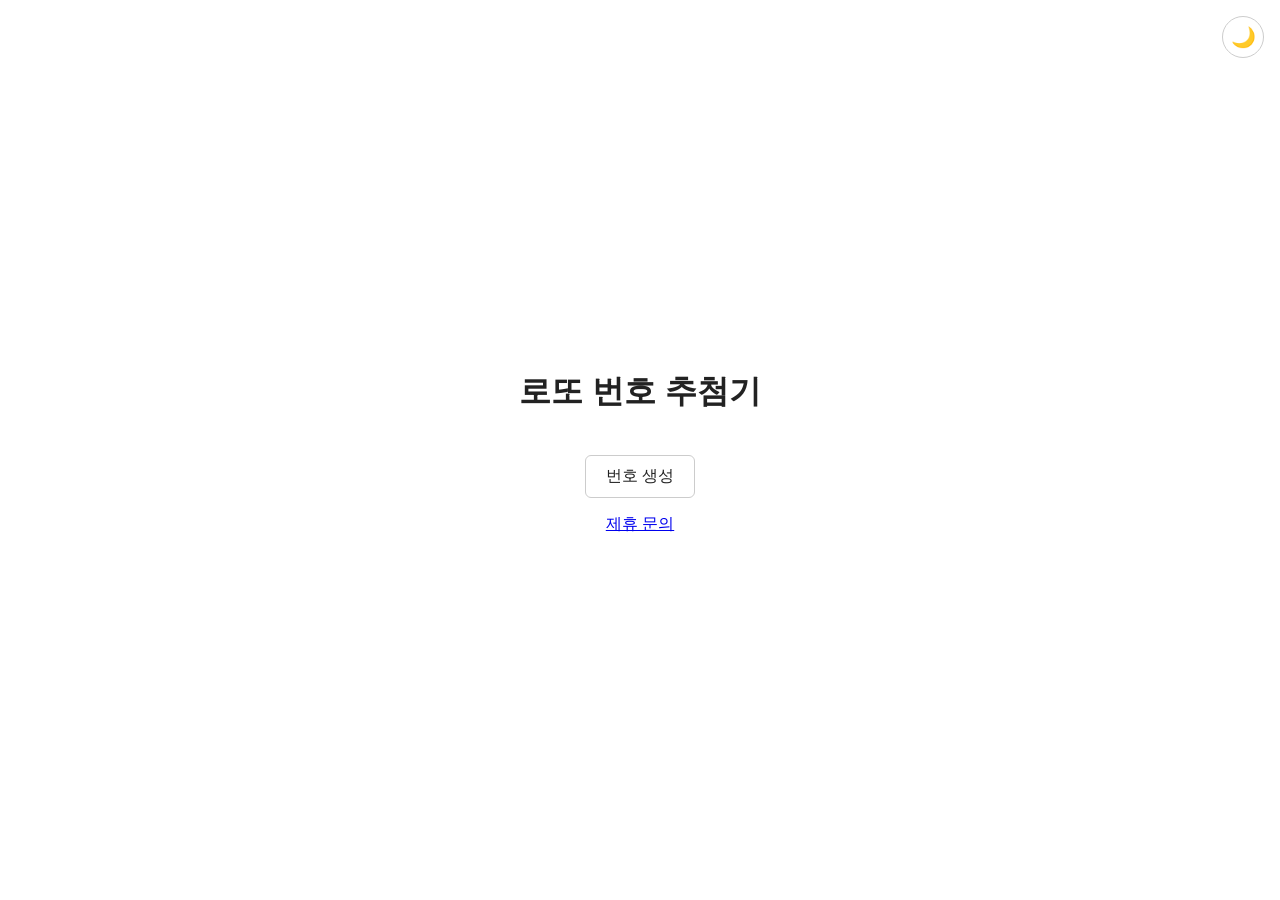
<file: index.html>
<!doctype html>
<html lang="ko">
<head>
  <meta charset="UTF-8" />
  <meta name="viewport" content="width=device-width, initial-scale=1.0" />
  <title>로또 번호 추첨기</title>
  <link href='/style.css' rel='stylesheet'>
</head>
<body>
  <button id="theme-toggle" aria-label="테마 전환">🌙</button>
  <h1>로또 번호 추첨기</h1>
  <div id="lotto-numbers" class="lotto-numbers-container"></div>
  <button id="generate-btn">번호 생성</button>
  <p><a href="/contact.html">제휴 문의</a></p>
  <script defer type="text/javascript" src="/main.js"></script>
</body>
</html>
</file>
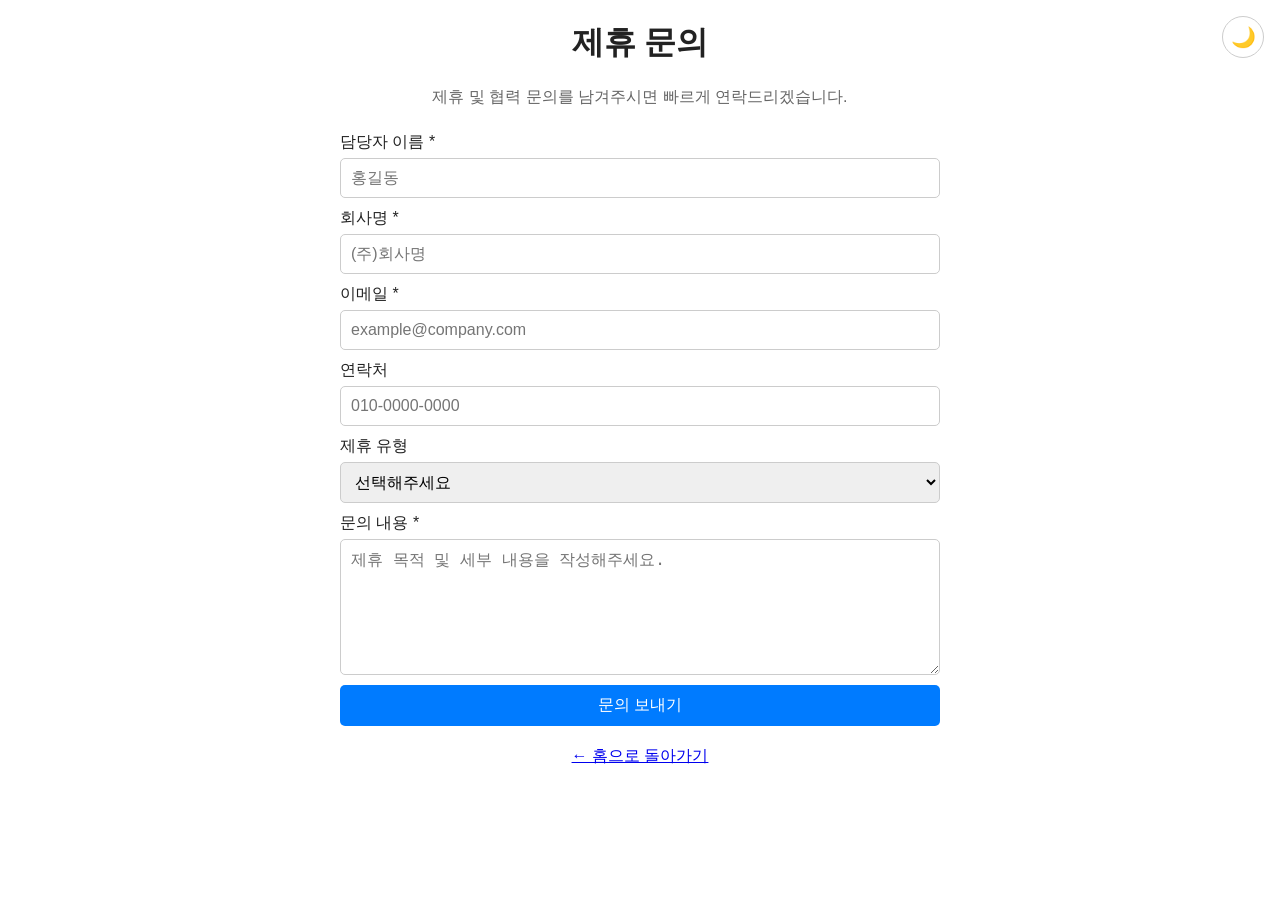
<file: contact.html>
<!DOCTYPE html>
<html lang="ko">
<head>
    <meta charset="UTF-8">
    <meta name="viewport" content="width=device-width, initial-scale=1.0">
    <title>제휴 문의</title>
    <style>
        body { font-family: sans-serif; margin: 20px; background: #fff; color: #222; }
        .container { max-width: 600px; margin: 0 auto; }
        h1 { text-align: center; }
        form { display: flex; flex-direction: column; }
        label { margin-bottom: 5px; }
        input, textarea, select {
            padding: 10px; margin-bottom: 10px; border: 1px solid #ccc;
            border-radius: 5px; font-size: 1rem; width: 100%; box-sizing: border-box;
        }
        button[type="submit"] {
            padding: 10px; background-color: #007bff; color: #fff;
            border: none; border-radius: 5px; cursor: pointer; font-size: 1rem;
        }
        #theme-toggle {
            position: fixed; top: 16px; right: 16px; width: 42px; height: 42px;
            font-size: 20px; cursor: pointer; background: #fff; border: 1px solid #ccc;
            border-radius: 50%;
        }
        [data-theme="dark"] body { background: #1a1a2e; color: #e0e0e0; }
        [data-theme="dark"] input,
        [data-theme="dark"] textarea,
        [data-theme="dark"] select { background: #16213e; color: #e0e0e0; border-color: #444466; }
        [data-theme="dark"] #theme-toggle { background: #16213e; color: #e0e0e0; border-color: #444466; }
    </style>
</head>
<body>
    <button id="theme-toggle" aria-label="테마 전환">🌙</button>
    <div class="container">
        <h1>제휴 문의</h1>
        <p style="text-align:center; color:#666; margin-bottom:24px;">제휴 및 협력 문의를 남겨주시면 빠르게 연락드리겠습니다.</p>

        <form id="contact-form" action="https://formspree.io/f/mzdkeagl" method="POST">
            <label for="name">담당자 이름 *</label>
            <input type="text" id="name" name="name" placeholder="홍길동" required>

            <label for="company">회사명 *</label>
            <input type="text" id="company" name="company" placeholder="(주)회사명" required>

            <label for="email">이메일 *</label>
            <input type="email" id="email" name="email" placeholder="example@company.com" required>

            <label for="phone">연락처</label>
            <input type="tel" id="phone" name="phone" placeholder="010-0000-0000">

            <label for="type">제휴 유형</label>
            <select id="type" name="type">
                <option value="">선택해주세요</option>
                <option value="광고/마케팅">광고 / 마케팅</option>
                <option value="콘텐츠 제휴">콘텐츠 제휴</option>
                <option value="기술 협력">기술 협력</option>
                <option value="기타">기타</option>
            </select>

            <label for="message">문의 내용 *</label>
            <textarea id="message" name="message" rows="6" placeholder="제휴 목적 및 세부 내용을 작성해주세요." required></textarea>

            <button type="submit">문의 보내기</button>
        </form>

        <div id="success-msg" style="display:none; text-align:center; padding:20px; color:green;">
            ✅ 문의가 접수되었습니다. 빠른 시일 내에 연락드리겠습니다.
        </div>

        <p style="text-align:center; margin-top:20px;"><a href="/">← 홈으로 돌아가기</a></p>
    </div>

    <script>
        const form = document.getElementById('contact-form');
        form.addEventListener('submit', async (e) => {
            e.preventDefault();
            const data = new FormData(form);
            const res = await fetch(form.action, {
                method: 'POST',
                body: data,
                headers: { 'Accept': 'application/json' }
            });
            if (res.ok) {
                form.style.display = 'none';
                document.getElementById('success-msg').style.display = 'block';
            } else {
                alert('전송 중 오류가 발생했습니다. 다시 시도해주세요.');
            }
        });
    </script>
    <script defer type="text/javascript" src="/main.js"></script>
</body>
</html>
</file>
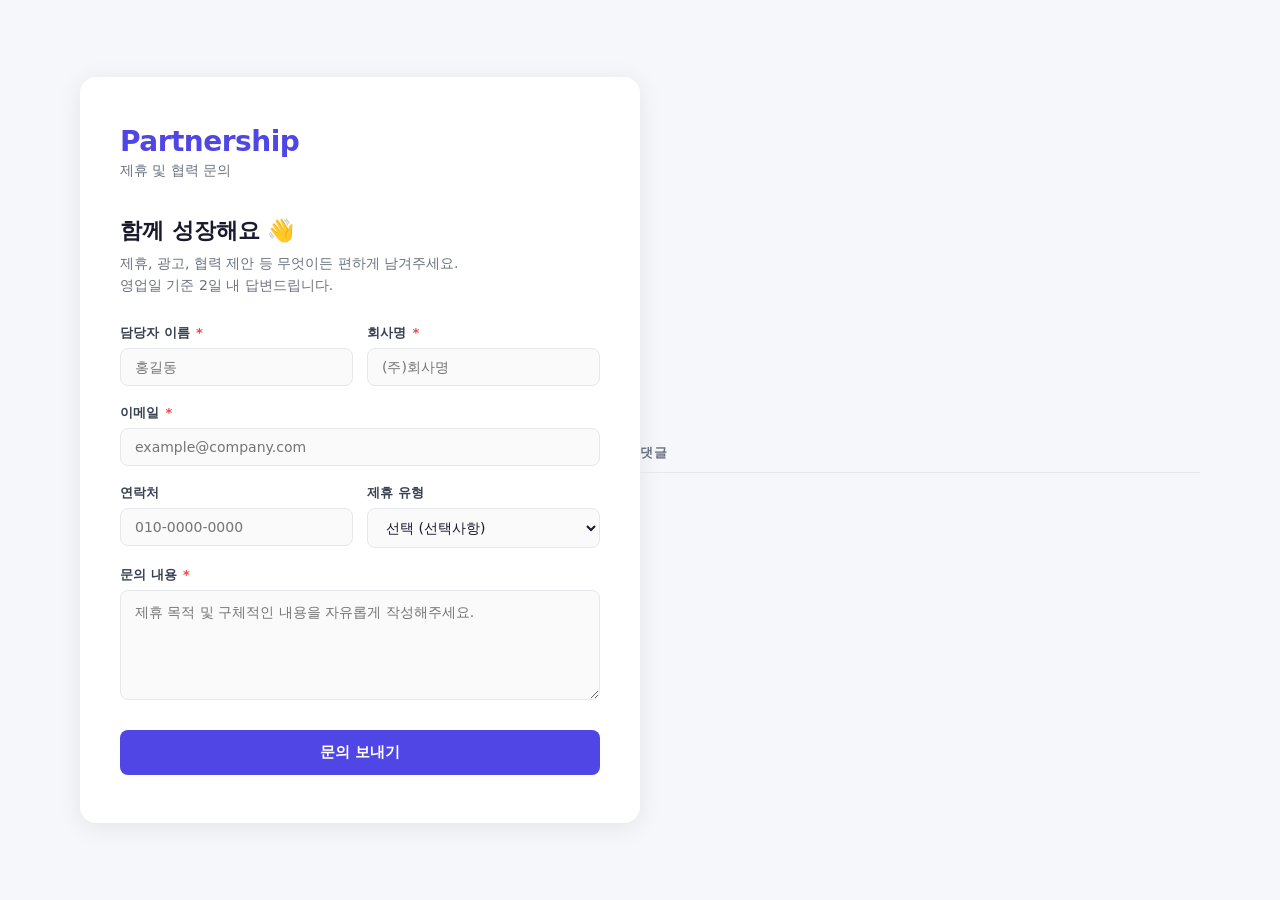
<file: partnership.html>
<!DOCTYPE html>
<html lang="ko">
<head>
    <meta charset="UTF-8">
    <meta name="viewport" content="width=device-width, initial-scale=1.0">
    <title>제휴 문의</title>
    <style>
        *, *::before, *::after { box-sizing: border-box; margin: 0; padding: 0; }

        body {
            font-family: 'Segoe UI', system-ui, -apple-system, sans-serif;
            background: #f5f7fa;
            color: #1a1a2e;
            min-height: 100vh;
            display: flex;
            align-items: center;
            justify-content: center;
            padding: 40px 16px;
        }

        .card {
            background: #ffffff;
            border-radius: 16px;
            box-shadow: 0 4px 24px rgba(0,0,0,0.08);
            width: 100%;
            max-width: 560px;
            padding: 48px 40px;
        }

        .logo {
            font-size: 28px;
            font-weight: 700;
            color: #4f46e5;
            letter-spacing: -0.5px;
            margin-bottom: 4px;
        }

        .tagline {
            font-size: 14px;
            color: #6b7280;
            margin-bottom: 36px;
        }

        h1 {
            font-size: 22px;
            font-weight: 700;
            margin-bottom: 6px;
        }

        .subtitle {
            font-size: 14px;
            color: #6b7280;
            margin-bottom: 28px;
            line-height: 1.6;
        }

        .field { margin-bottom: 18px; }

        label {
            display: block;
            font-size: 13px;
            font-weight: 600;
            color: #374151;
            margin-bottom: 6px;
        }

        label .req { color: #ef4444; margin-left: 2px; }

        input, textarea, select {
            width: 100%;
            padding: 10px 14px;
            border: 1.5px solid #e5e7eb;
            border-radius: 8px;
            font-size: 14px;
            color: #1a1a2e;
            background: #fafafa;
            transition: border-color 0.2s, box-shadow 0.2s;
            outline: none;
            font-family: inherit;
        }

        input:focus, textarea:focus, select:focus {
            border-color: #4f46e5;
            box-shadow: 0 0 0 3px rgba(79,70,229,0.1);
            background: #fff;
        }

        textarea { resize: vertical; min-height: 110px; line-height: 1.6; }

        .row { display: grid; grid-template-columns: 1fr 1fr; gap: 14px; }

        button[type="submit"] {
            width: 100%;
            padding: 13px;
            background: #4f46e5;
            color: #fff;
            border: none;
            border-radius: 8px;
            font-size: 15px;
            font-weight: 600;
            cursor: pointer;
            margin-top: 8px;
            transition: background 0.2s, transform 0.1s;
        }

        button[type="submit"]:hover { background: #4338ca; }
        button[type="submit"]:active { transform: scale(0.99); }
        button[type="submit"]:disabled { background: #a5b4fc; cursor: not-allowed; }

        .success {
            display: none;
            text-align: center;
            padding: 32px 0;
        }

        .success-icon { font-size: 48px; margin-bottom: 16px; }

        .success h2 {
            font-size: 20px;
            font-weight: 700;
            margin-bottom: 8px;
        }

        .success p {
            font-size: 14px;
            color: #6b7280;
            line-height: 1.6;
        }

        .error-msg {
            display: none;
            font-size: 13px;
            color: #ef4444;
            margin-top: 10px;
            text-align: center;
        }

        .comments-section {
            width: 100%;
            max-width: 560px;
            margin-top: 32px;
        }

        .comments-label {
            font-size: 13px;
            font-weight: 600;
            color: #6b7280;
            text-transform: uppercase;
            letter-spacing: 0.5px;
            margin-bottom: 16px;
            padding-bottom: 10px;
            border-bottom: 1px solid #e5e7eb;
        }

        @media (max-width: 480px) {
            .card { padding: 32px 20px; }
            .row { grid-template-columns: 1fr; }
        }
    </style>
</head>
<body>
    <div class="card">
        <div class="logo">Partnership</div>
        <div class="tagline">제휴 및 협력 문의</div>

        <h1>함께 성장해요 👋</h1>
        <p class="subtitle">제휴, 광고, 협력 제안 등 무엇이든 편하게 남겨주세요.<br>영업일 기준 2일 내 답변드립니다.</p>

        <form id="partner-form" action="https://formspree.io/f/mzdkeagl" method="POST">
            <div class="row">
                <div class="field">
                    <label for="name">담당자 이름 <span class="req">*</span></label>
                    <input type="text" id="name" name="name" placeholder="홍길동" required>
                </div>
                <div class="field">
                    <label for="company">회사명 <span class="req">*</span></label>
                    <input type="text" id="company" name="company" placeholder="(주)회사명" required>
                </div>
            </div>

            <div class="field">
                <label for="email">이메일 <span class="req">*</span></label>
                <input type="email" id="email" name="email" placeholder="example@company.com" required>
            </div>

            <div class="row">
                <div class="field">
                    <label for="phone">연락처</label>
                    <input type="tel" id="phone" name="phone" placeholder="010-0000-0000">
                </div>
                <div class="field">
                    <label for="type">제휴 유형</label>
                    <select id="type" name="type">
                        <option value="">선택 (선택사항)</option>
                        <option value="광고/마케팅">광고 / 마케팅</option>
                        <option value="콘텐츠 제휴">콘텐츠 제휴</option>
                        <option value="기술 협력">기술 협력</option>
                        <option value="투자/IR">투자 / IR</option>
                        <option value="기타">기타</option>
                    </select>
                </div>
            </div>

            <div class="field">
                <label for="message">문의 내용 <span class="req">*</span></label>
                <textarea id="message" name="message" placeholder="제휴 목적 및 구체적인 내용을 자유롭게 작성해주세요." required></textarea>
            </div>

            <button type="submit" id="submit-btn">문의 보내기</button>
            <p class="error-msg" id="error-msg">전송 중 오류가 발생했습니다. 잠시 후 다시 시도해주세요.</p>
        </form>

        <div class="success" id="success">
            <div class="success-icon">✅</div>
            <h2>문의가 접수되었습니다!</h2>
            <p>입력하신 이메일로 확인 메일을 발송했습니다.<br>영업일 기준 2일 내에 연락드리겠습니다.</p>
        </div>
    </div>

    <div class="comments-section">
        <div class="comments-label">댓글</div>
        <div id="disqus_thread"></div>
        <script>
            var disqus_config = function () {
                this.page.url = 'https://dhy5387.github.io/Daniel/partnership.html';
                this.page.identifier = 'partnership';
            };
            (function() {
                var d = document, s = d.createElement('script');
                s.src = 'https://productbuilder-q4sjfr8iwq.disqus.com/embed.js';
                s.setAttribute('data-timestamp', +new Date());
                (d.head || d.body).appendChild(s);
            })();
        </script>
        <noscript>Please enable JavaScript to view the <a href="https://disqus.com/?ref_noscript">comments powered by Disqus.</a></noscript>
    </div>

    <script>
        const form = document.getElementById('partner-form');
        const btn = document.getElementById('submit-btn');
        const errorMsg = document.getElementById('error-msg');

        form.addEventListener('submit', async (e) => {
            e.preventDefault();
            btn.disabled = true;
            btn.textContent = '전송 중...';
            errorMsg.style.display = 'none';

            try {
                const res = await fetch(form.action, {
                    method: 'POST',
                    body: new FormData(form),
                    headers: { 'Accept': 'application/json' }
                });

                if (res.ok) {
                    form.style.display = 'none';
                    document.getElementById('success').style.display = 'block';
                } else {
                    throw new Error('Server error');
                }
            } catch {
                errorMsg.style.display = 'block';
                btn.disabled = false;
                btn.textContent = '문의 보내기';
            }
        });
    </script>
</body>
</html>
</file>
<file: style.css>
:root {
  --bg-color: #ffffff;
  --text-color: #222222;
  --number-bg: #f0f0f0;
  --number-text: #222222;
  --btn-bg: #ffffff;
  --btn-text: #222222;
  --btn-border: #cccccc;
}

[data-theme="dark"] {
  --bg-color: #1a1a2e;
  --text-color: #e0e0e0;
  --number-bg: #16213e;
  --number-text: #e0e0e0;
  --btn-bg: #16213e;
  --btn-text: #e0e0e0;
  --btn-border: #444466;
}

body {
  display: flex;
  flex-direction: column;
  align-items: center;
  justify-content: center;
  height: 100vh;
  margin: 0;
  font-family: sans-serif;
  background-color: var(--bg-color);
  color: var(--text-color);
  transition: background-color 0.3s, color 0.3s;
}

.lotto-numbers-container {
  display: flex;
  margin-bottom: 20px;
}

.lotto-number {
  display: flex;
  align-items: center;
  justify-content: center;
  width: 50px;
  height: 50px;
  border-radius: 50%;
  background-color: var(--number-bg);
  color: var(--number-text);
  margin: 0 5px;
  font-size: 20px;
  font-weight: bold;
  transition: background-color 0.3s, color 0.3s;
}

#generate-btn {
  padding: 10px 20px;
  font-size: 16px;
  cursor: pointer;
  background-color: var(--btn-bg);
  color: var(--btn-text);
  border: 1px solid var(--btn-border);
  border-radius: 6px;
  transition: background-color 0.3s, color 0.3s, border-color 0.3s;
}

#theme-toggle {
  position: fixed;
  top: 16px;
  right: 16px;
  width: 42px;
  height: 42px;
  font-size: 20px;
  cursor: pointer;
  background-color: var(--btn-bg);
  color: var(--btn-text);
  border: 1px solid var(--btn-border);
  border-radius: 50%;
  display: flex;
  align-items: center;
  justify-content: center;
  transition: background-color 0.3s, border-color 0.3s;
}
</file>
